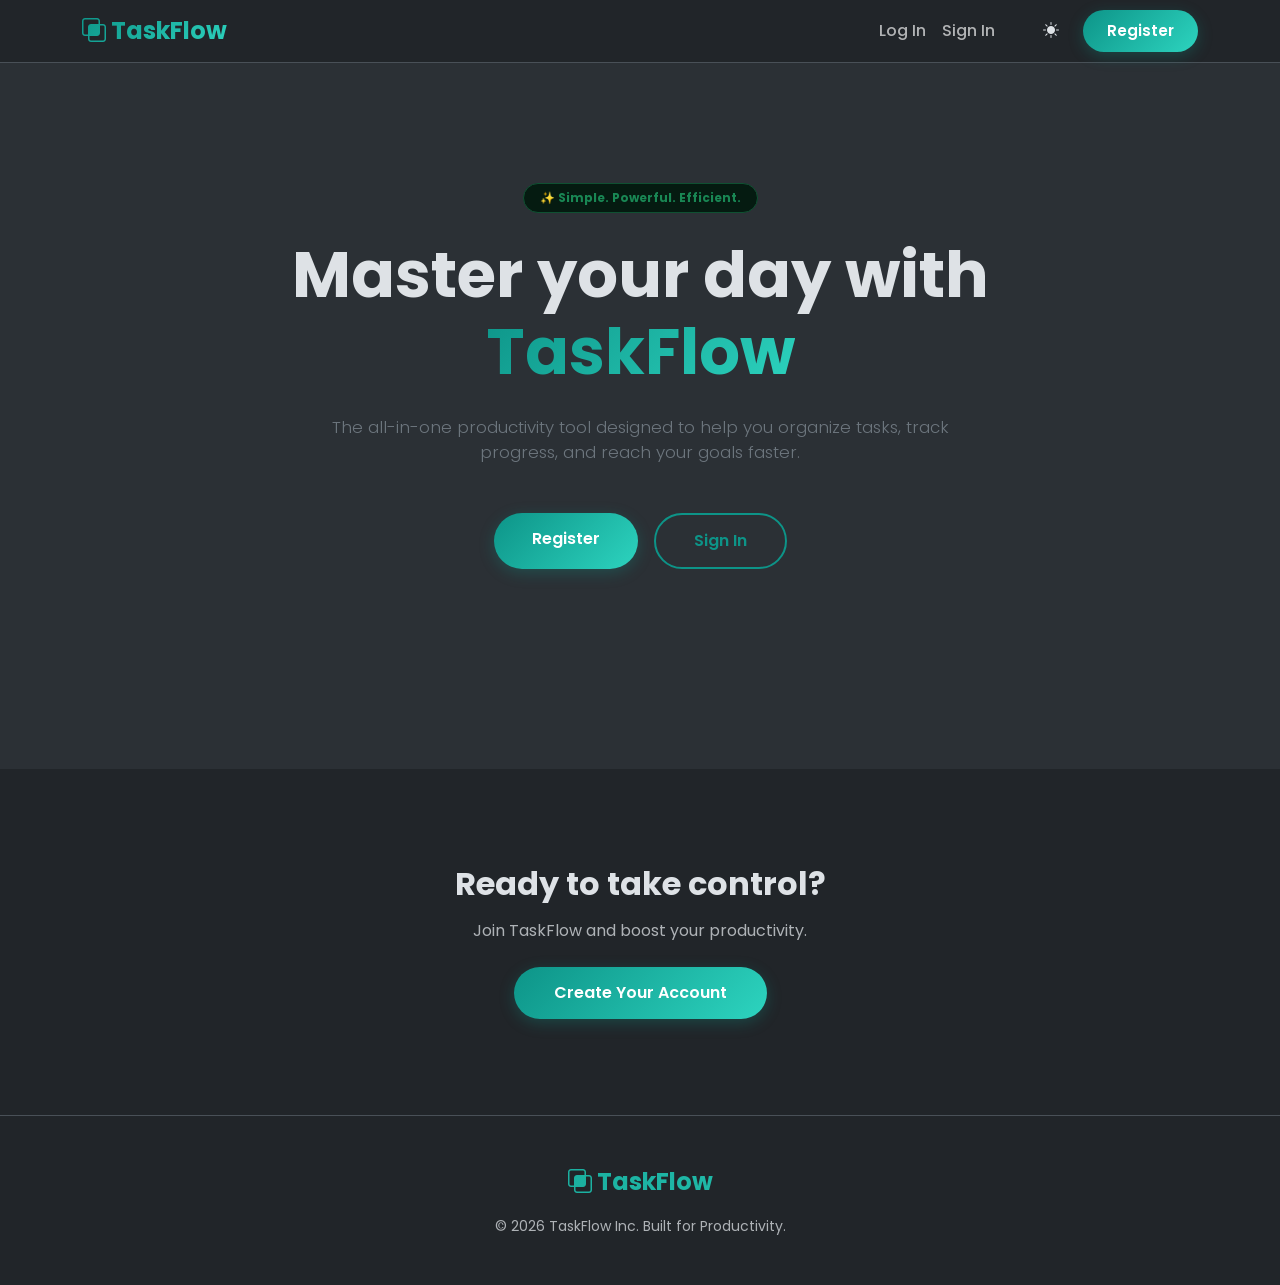
<file: pages/landing.html>
<!DOCTYPE html>
<html lang="en" data-bs-theme="dark">
<head>
  <meta charset="UTF-8">
  <meta name="viewport" content="width=device-width, initial-scale=1.0">

  <title>TaskFlow — Clean & Professional</title>

  <!-- Google Font -->
  <link rel="preconnect" href="https://fonts.googleapis.com">
  <link rel="preconnect" href="https://fonts.gstatic.com" crossorigin>

  <link href="https://fonts.googleapis.com/css2?family=Poppins:wght@300;400;500;600;700;800&display=swap" rel="stylesheet">

  <!-- Bootstrap -->
  <link href="https://cdn.jsdelivr.net/npm/bootstrap@5.3.3/dist/css/bootstrap.min.css" rel="stylesheet">

  <!-- Bootstrap Icons -->
  <link href="https://cdn.jsdelivr.net/npm/bootstrap-icons@1.11.3/font/bootstrap-icons.css" rel="stylesheet">

  <!-- CSS -->
  <link rel="stylesheet" href="../style/landing.css">
</head>

<body>

  <!-- NAVBAR -->
  <nav class="navbar navbar-expand-lg sticky-top border-bottom bg-body">
    <div class="container">

      <a class="navbar-brand fw-bold fs-4 text-gradient" href="#">
        <i class="bi bi-intersect"></i> TaskFlow
      </a>

      <div class="d-flex align-items-center order-lg-last ms-3 gap-3">

        <button class="btn btn-link nav-link me-2" id="themeToggler">
         <i class="bi bi-sun-fill" id="themeIcon"></i>
        </button>

        <a class="btn btn-main nav-register-btn rounded-pill d-none d-sm-block "
          href="./Register.html">
          Register
        </a>

      </div>

      <button class="navbar-toggler"
        type="button"
        data-bs-toggle="collapse"
        data-bs-target="#navbarNav">

        <span class="navbar-toggler-icon"></span>
      </button>

      <div class="collapse navbar-collapse" id="navbarNav">

        <ul class="navbar-nav ms-auto me-lg-4">

          <li class="nav-item">
            <a class="nav-link" href="./login.html">Log In</a>
          </li>


          <li class="nav-item">
            <a class="nav-link" href="./Register.html">Sign In</a>
          </li>

        </ul>

      </div>
    </div>
  </nav>

  <!-- HERO -->
  <header class="hero-section text-center ">

    <div class="container big-container">

      <div class="badge bg-success-subtle text-success border border-success-subtle px-3 py-2 rounded-pill mb-4">
        ✨ Simple. Powerful. Efficient.
      </div>

      <h1 class="display-3 fw-bold hero-title mb-4">
        Master your day with <br>
        <span class="text-gradient">TaskFlow</span>
      </h1>

      <p class="lead text-secondary hero-text mx-auto mb-5">
        The all-in-one productivity tool designed to help you organize tasks,
        track progress, and reach your goals faster.
      </p>

      <div class="d-flex flex-column flex-sm-row justify-content-center gap-3">

        <a class="btn btn-main hero-btn rounded-pill"
          href="./Register.html">
          Register
        </a>

        <a class="btn btn-outline-custom hero-btn rounded-pill"
          href="./login.html">
          Sign In
        </a>

      </div>

    </div>

  </header>

  <!-- CTA -->
  <section class="py-5 text-center" id="process">

    <div class="container py-5">

      <h2 class="fw-bold mb-3">
        Ready to take control?
      </h2>

      <p class="text-muted mb-4">
        Join TaskFlow and boost your productivity.
      </p>

      <a href="./Register.html"
        class="btn btn-main cta-btn rounded-pill">
        Create Your Account
      </a>

    </div>

  </section>

  <!-- FOOTER -->
  <footer class="py-5 border-top text-center bg-body">

    <div class="container">

      <a class="navbar-brand fw-bold fs-4 text-gradient d-block mb-3" href="#">
        <i class="bi bi-intersect"></i> TaskFlow
      </a>

      <p class="text-muted small mb-0">
        © 2026 TaskFlow Inc. Built for Productivity.
      </p>

    </div>

  </footer>

  <script src="../script/landing.js"></script>

  <!-- Bootstrap JS -->
  <script src="https://cdn.jsdelivr.net/npm/bootstrap@5.3.3/dist/js/bootstrap.bundle.min.js"></script>

</body>
</html>
</file>
<file: style/landing.css>
:root {
  --primary-grad: linear-gradient(135deg, #0d9488 0%, #2dd4bf 100%);
  --accent-color: #0d9488;
}

/* BODY */
body {
  font-family: 'Poppins', sans-serif;
  transition: background 0.3s, color 0.3s;
}

/* GRADIENT TEXT */
.text-gradient {
  background: var(--primary-grad);
  -webkit-background-clip: text;
  -webkit-text-fill-color: transparent;
  background-clip: text;
}

.big-container{
  padding-bottom: 80px;
}

/* NAVBAR */
.nav-link {
  font-weight: 500;
  transition: 0.3s;
}

.nav-link:hover {
  color: var(--accent-color);
}

.nav-register-btn {
  padding: 10px 24px;
  font-size: 0.95rem;
}

/* HERO */
.hero-section {
  padding: 120px 0;
  background: var(--bs-tertiary-bg);
}

.hero-title {
  max-width: 850px;
  margin: auto;
  line-height: 1.2;
}

.hero-text {
  max-width: 650px;
  font-size: 1.05rem;
}

.hero-btn {
  padding: 14px 38px;
  font-weight: 600;
  font-size: 1rem;
}

/* MAIN BUTTON */
.btn-main {
  background: var(--primary-grad);
  border: none;
  color: white !important;
  font-weight: 600;
  transition: 0.3s ease;
  box-shadow: 0 4px 15px rgba(13, 148, 136, 0.3);
}

.btn-main:hover {
  transform: translateY(-2px);
  box-shadow: 0 8px 20px rgba(13, 148, 136, 0.4);
}

/* OUTLINE BUTTON */
.btn-outline-custom {
  border: 2px solid #0d9488;
  color: #0d9488;
  font-weight: 600;
  transition: 0.3s;
  background: transparent;
}

.btn-outline-custom:hover {
  background: var(--primary-grad);
  border-color: transparent;
  color: white !important;
}

/* CTA BUTTON */
.cta-btn {
  padding: 14px 40px;
  font-size: 1rem;
}

/* MOBILE */
@media (max-width: 576px) {

  .hero-section {
    padding: 90px 0;
  }

  .hero-title {
    font-size: 2.4rem;
  }

  .hero-btn {
    width: 100%;
  }
}
</file>
